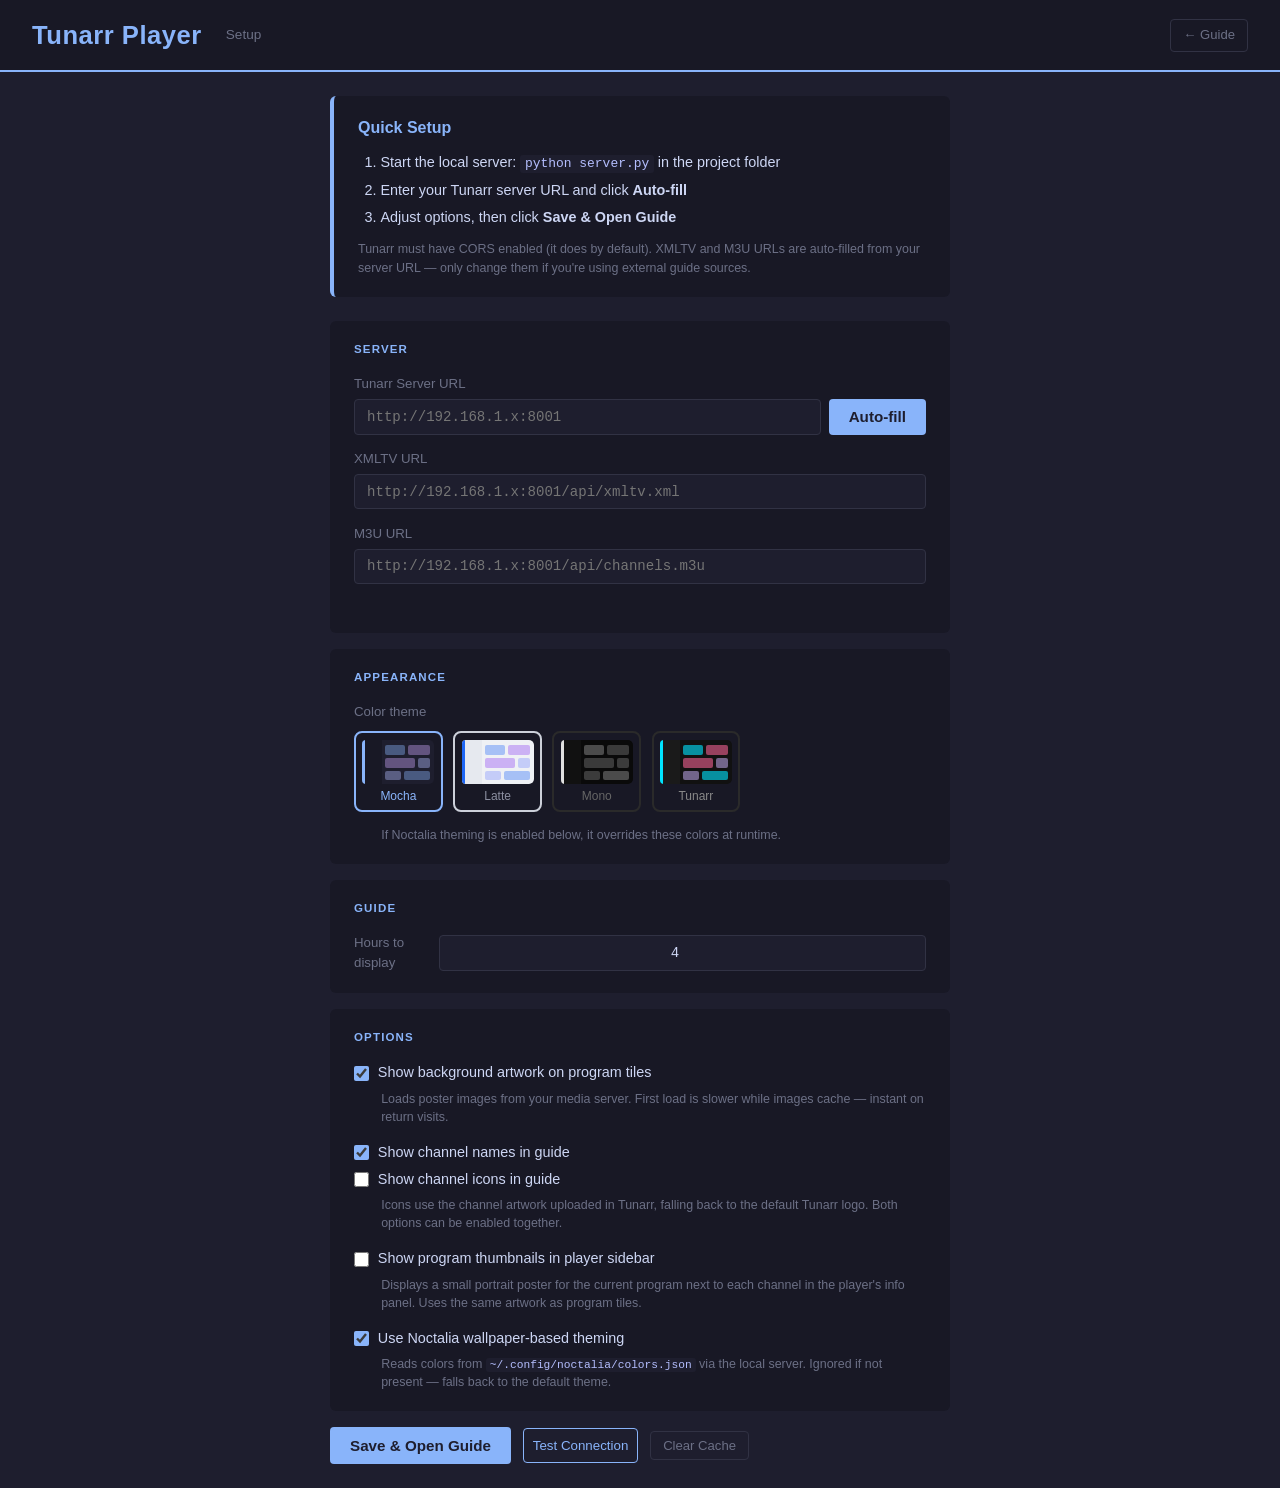
<file: config.html>
<!DOCTYPE html>
<html lang="en">
<head>
    <meta charset="UTF-8">
    <meta name="viewport" content="width=device-width, initial-scale=1.0">
    <title>Tunarr Player — Setup</title>
    <link rel="stylesheet" href="css/style.css">
    <link rel="stylesheet" href="css/dark.css">
    <link rel="icon" type="image/svg+xml" href="/favicon.svg">
    <link rel="manifest" href="/manifest.json">
    <link rel="apple-touch-icon" href="/icons/apple-touch-icon.png">
    <meta name="apple-mobile-web-app-capable" content="yes">
    <meta name="mobile-web-app-capable" content="yes">
    <meta name="apple-mobile-web-app-status-bar-style" content="black-translucent">
    <meta name="apple-mobile-web-app-title" content="Tunarr">
    <meta name="theme-color" id="theme-color-meta" content="#1e1e2e">
    <script>(function(){
        var THEME_BG = {mocha:'#1e1e2e', latte:'#eff1f5', mono:'#0a0a0a', tunarr:'#111111'};
        var c = JSON.parse(localStorage.getItem('tunarr_config') || '{}');
        var theme = c.colorTheme || 'mocha';
        if (c.colorTheme) document.documentElement.setAttribute('data-theme', c.colorTheme);
        var meta = document.getElementById('theme-color-meta');
        if (meta && THEME_BG[theme]) meta.setAttribute('content', THEME_BG[theme]);
    })()</script>
    <script>if ('serviceWorker' in navigator) navigator.serviceWorker.register('/sw.js').catch(() => {});</script>
</head>
<body>
    <header>
        <h1>Tunarr Player</h1>
        <div class="time-display">Setup</div>
        <nav class="header-nav">
            <a href="index.html" class="nav-btn">← Guide</a>
        </nav>
    </header>

    <main>
        <div class="config-wrap">

            <div class="config-intro">
                <h2>Quick Setup</h2>
                <ol>
                    <li>Start the local server: <code>python server.py</code> in the project folder</li>
                    <li>Enter your Tunarr server URL and click <strong>Auto-fill</strong></li>
                    <li>Adjust options, then click <strong>Save &amp; Open Guide</strong></li>
                </ol>
                <p class="hint" style="margin-top:0.75rem; padding-left:0">
                    Tunarr must have CORS enabled (it does by default). XMLTV and M3U URLs
                    are auto-filled from your server URL — only change them if you're using
                    external guide sources.
                </p>
            </div>

            <form id="config-form">

                <section class="config-section">
                    <h3>Server</h3>
                    <div class="field-row">
                        <label for="server-url">Tunarr Server URL</label>
                        <div class="input-group">
                            <input type="text" id="server-url"
                                placeholder="http://192.168.1.x:8001" spellcheck="false">
                            <button type="button" id="auto-fill-btn" class="reload-btn">Auto-fill</button>
                        </div>
                    </div>
                    <div class="field-row">
                        <label for="xmltv-url">XMLTV URL</label>
                        <input type="text" id="xmltv-url"
                            placeholder="http://192.168.1.x:8001/api/xmltv.xml" spellcheck="false">
                    </div>
                    <div class="field-row">
                        <label for="m3u-url">M3U URL</label>
                        <input type="text" id="m3u-url"
                            placeholder="http://192.168.1.x:8001/api/channels.m3u" spellcheck="false">
                    </div>
                    <div id="connection-status" class="connection-status"></div>
                </section>

                <section class="config-section">
                    <h3>Appearance</h3>
                    <div class="field-row">
                        <label>Color theme</label>
                        <div class="theme-picker">

                            <button type="button" class="theme-btn" data-theme="mocha">
                                <svg width="72" height="44" viewBox="0 0 72 44" xmlns="http://www.w3.org/2000/svg">
                                    <rect width="72" height="44" rx="5" fill="#1e1e2e"/>
                                    <rect x="0" y="0" width="20" height="44" fill="#181825"/>
                                    <rect x="0" y="0" width="3" height="44" fill="#89b4fa"/>
                                    <rect x="23" y="5"  width="20" height="10" rx="2" fill="#89b4fa" fill-opacity="0.4"/>
                                    <rect x="46" y="5"  width="22" height="10" rx="2" fill="#cba6f7" fill-opacity="0.4"/>
                                    <rect x="23" y="18" width="30" height="10" rx="2" fill="#cba6f7" fill-opacity="0.4"/>
                                    <rect x="56" y="18" width="12" height="10" rx="2" fill="#b4befe" fill-opacity="0.4"/>
                                    <rect x="23" y="31" width="16" height="9"  rx="2" fill="#b4befe" fill-opacity="0.4"/>
                                    <rect x="42" y="31" width="26" height="9"  rx="2" fill="#89b4fa" fill-opacity="0.4"/>
                                </svg>
                                <span>Mocha</span>
                            </button>

                            <button type="button" class="theme-btn" data-theme="latte">
                                <svg width="72" height="44" viewBox="0 0 72 44" xmlns="http://www.w3.org/2000/svg">
                                    <rect width="72" height="44" rx="5" fill="#eff1f5"/>
                                    <rect x="0" y="0" width="20" height="44" fill="#e6e9ef"/>
                                    <rect x="0" y="0" width="3" height="44" fill="#1e66f5"/>
                                    <rect x="23" y="5"  width="20" height="10" rx="2" fill="#1e66f5" fill-opacity="0.35"/>
                                    <rect x="46" y="5"  width="22" height="10" rx="2" fill="#8839ef" fill-opacity="0.35"/>
                                    <rect x="23" y="18" width="30" height="10" rx="2" fill="#8839ef" fill-opacity="0.35"/>
                                    <rect x="56" y="18" width="12" height="10" rx="2" fill="#7287fd" fill-opacity="0.35"/>
                                    <rect x="23" y="31" width="16" height="9"  rx="2" fill="#7287fd" fill-opacity="0.35"/>
                                    <rect x="42" y="31" width="26" height="9"  rx="2" fill="#1e66f5" fill-opacity="0.35"/>
                                </svg>
                                <span>Latte</span>
                            </button>

                            <button type="button" class="theme-btn" data-theme="mono">
                                <svg width="72" height="44" viewBox="0 0 72 44" xmlns="http://www.w3.org/2000/svg">
                                    <rect width="72" height="44" rx="5" fill="#0a0a0a"/>
                                    <rect x="0" y="0" width="20" height="44" fill="#111111"/>
                                    <rect x="0" y="0" width="3" height="44" fill="#e0e0e0"/>
                                    <rect x="23" y="5"  width="20" height="10" rx="2" fill="#e0e0e0" fill-opacity="0.3"/>
                                    <rect x="46" y="5"  width="22" height="10" rx="2" fill="#aaaaaa" fill-opacity="0.3"/>
                                    <rect x="23" y="18" width="30" height="10" rx="2" fill="#aaaaaa" fill-opacity="0.3"/>
                                    <rect x="56" y="18" width="12" height="10" rx="2" fill="#ffffff" fill-opacity="0.2"/>
                                    <rect x="23" y="31" width="16" height="9"  rx="2" fill="#ffffff" fill-opacity="0.2"/>
                                    <rect x="42" y="31" width="26" height="9"  rx="2" fill="#e0e0e0" fill-opacity="0.3"/>
                                </svg>
                                <span>Mono</span>
                            </button>

                            <button type="button" class="theme-btn" data-theme="tunarr">
                                <svg width="72" height="44" viewBox="0 0 72 44" xmlns="http://www.w3.org/2000/svg">
                                    <rect width="72" height="44" rx="5" fill="#111111"/>
                                    <rect x="0" y="0" width="20" height="44" fill="#1a1a1a"/>
                                    <rect x="0" y="0" width="3" height="44" fill="#00e5ff"/>
                                    <rect x="23" y="5"  width="20" height="10" rx="2" fill="#00e5ff" fill-opacity="0.6"/>
                                    <rect x="46" y="5"  width="22" height="10" rx="2" fill="#f06292" fill-opacity="0.6"/>
                                    <rect x="23" y="18" width="30" height="10" rx="2" fill="#f06292" fill-opacity="0.6"/>
                                    <rect x="56" y="18" width="12" height="10" rx="2" fill="#b39ddb" fill-opacity="0.6"/>
                                    <rect x="23" y="31" width="16" height="9"  rx="2" fill="#b39ddb" fill-opacity="0.6"/>
                                    <rect x="42" y="31" width="26" height="9"  rx="2" fill="#00e5ff" fill-opacity="0.6"/>
                                </svg>
                                <span>Tunarr</span>
                            </button>

                        </div>
                    </div>
                    <p class="hint">
                        If Noctalia theming is enabled below, it overrides these colors at runtime.
                    </p>
                </section>

                <section class="config-section">
                    <h3>Guide</h3>
                    <div class="field-row field-row--inline">
                        <label for="guide-hours">Hours to display</label>
                        <input type="number" id="guide-hours" min="1" max="12" value="4">
                    </div>
                </section>

                <section class="config-section">
                    <h3>Options</h3>
                    <label class="checkbox-label">
                        <input type="checkbox" id="show-bg-images" checked>
                        <span>Show background artwork on program tiles</span>
                    </label>
                    <p class="hint">
                        Loads poster images from your media server. First load is slower while
                        images cache — instant on return visits.
                    </p>
                    <label class="checkbox-label">
                        <input type="checkbox" id="show-channel-names" checked>
                        <span>Show channel names in guide</span>
                    </label>
                    <label class="checkbox-label">
                        <input type="checkbox" id="show-channel-icons">
                        <span>Show channel icons in guide</span>
                    </label>
                    <p class="hint">
                        Icons use the channel artwork uploaded in Tunarr, falling back to the
                        default Tunarr logo. Both options can be enabled together.
                    </p>
                    <label class="checkbox-label">
                        <input type="checkbox" id="show-sidebar-posters">
                        <span>Show program thumbnails in player sidebar</span>
                    </label>
                    <p class="hint">
                        Displays a small portrait poster for the current program next to each
                        channel in the player's info panel. Uses the same artwork as program tiles.
                    </p>
                    <label class="checkbox-label">
                        <input type="checkbox" id="noctalia-theme" checked>
                        <span>Use Noctalia wallpaper-based theming</span>
                    </label>
                    <p class="hint">
                        Reads colors from <code>~/.config/noctalia/colors.json</code> via the
                        local server. Ignored if not present — falls back to the default theme.
                    </p>
                </section>

                <div class="config-actions">
                    <button type="submit" class="reload-btn">Save &amp; Open Guide</button>
                    <button type="button" id="test-btn" class="pip-btn">Test Connection</button>
                    <button type="button" id="clear-cache-btn" class="nav-btn">Clear Cache</button>
                </div>

            </form>
        </div>
    </main>

    <script src="js/utils.js"></script>
    <script src="js/config.js"></script>
</body>
</html>
</file>
<file: css/style.css>
* { margin: 0; padding: 0; box-sizing: border-box; }

body {
    font-family: -apple-system, BlinkMacSystemFont, 'Segoe UI', Roboto, Ubuntu, Cantarell, sans-serif;
    line-height: 1.5;
}

/* ── Header ──────────────────────────────────────────────────────────────────*/

header {
    padding: 1rem 2rem;
    border-bottom: 2px solid var(--accent-primary);
    display: flex;
    align-items: center;
    gap: 1.5rem;
}

header h1 {
    font-size: 1.6rem;
    color: var(--accent-primary);
    letter-spacing: 0.02em;
}

.time-display { font-size: 0.85rem; color: var(--text-secondary); }

.header-nav {
    margin-left: auto;
    display: flex;
    gap: 0.5rem;
    align-items: center;
}

.nav-btn {
    padding: 0.35rem 0.75rem;
    background: transparent;
    color: var(--text-secondary);
    border: 1px solid var(--border-color);
    border-radius: 4px;
    font-size: 0.82rem;
    font-family: inherit;
    cursor: pointer;
    text-decoration: none;
    display: inline-flex;
    align-items: center;
    gap: 0.3rem;
    transition: border-color 0.15s, color 0.15s;
    white-space: nowrap;
}

.nav-btn:hover {
    border-color: var(--accent-primary);
    color: var(--accent-primary);
}

.player-header { display: flex; align-items: center; gap: 1rem; width: 100%; }
.spacer        { flex: 1; }

/* ── Layout ──────────────────────────────────────────────────────────────────*/

main             { padding: 1.5rem 2rem; }
main.guide-main  { padding: 0.4rem 2rem 0; }


/* ── Guide wrapper ───────────────────────────────────────────────────────────*/

.guide-wrapper { display: flex; flex-direction: column; position: relative; }

/* Sticky time ruler row */
.guide-time-row {
    display: flex;
    height: 38px;
    position: sticky;
    top: 0;
    z-index: 10;
    background: var(--bg-primary);
    border-bottom: 1px solid var(--border-color);
}

.channel-label-spacer {
    flex: 0 0 150px;
    border-right: 1px solid var(--border-color);
}

.time-ruler {
    flex: 1;
    position: relative;
    overflow: visible;
}

.time-marker {
    position: absolute;
    top: 50%;
    transform: translateY(-50%);
    font-size: 0.72rem;
    color: var(--text-secondary);
    white-space: nowrap;
    padding-left: 0.3rem;
    pointer-events: none;
}

.current-time-bubble {
    position: absolute;
    top: 50%;
    transform: translate(-50%, -50%);
    background: var(--accent-primary);
    color: var(--accent-on-primary);
    font-size: 0.7rem;
    font-weight: 700;
    padding: 0.18rem 0.45rem;
    border-radius: 3px;
    white-space: nowrap;
    z-index: 2;
    pointer-events: none;
}

/* Channel rows container */
.guide-rows {
    position: relative;
}

#guide-container {
    position: relative;
}

/* Subtle vertical lines at each time interval */
.guide-grid-line {
    position: absolute;
    top: 0;
    bottom: 0;
    width: 1px;
    background: var(--border-color);
    opacity: 0.5;
    z-index: 1;
    pointer-events: none;
}

/* Vertical current-time indicator */
.current-time-line {
    position: absolute;
    top: 0;
    bottom: 0;
    width: 2px;
    background: var(--accent-primary);
    opacity: 0.8;
    z-index: 6;
    pointer-events: none;
}

/* ── Guide rows ──────────────────────────────────────────────────────────────*/

.guide-row {
    display: flex;
    border-bottom: 1px solid var(--border-color);
    height: 76px;
}

.channel-label {
    flex: 0 0 150px;
    padding: 0.75rem 1rem;
    border-right: 1px solid var(--border-color);
    border-left: 2px solid var(--channel-accent, var(--accent-primary));
    font-weight: 600;
    cursor: pointer;
    transition: background 0.15s, border-left-color 0.15s, box-shadow 0.15s, color 0.15s;
    font-size: 0.88rem;
    color: var(--channel-accent, var(--accent-primary));
    display: flex;
    align-items: center;
    gap: 0.45rem;
    overflow: hidden;
    position: relative;
    z-index: 2;
    background: var(--bg-secondary);
}

.channel-label--has-icon {
    padding: 0.3rem 0.5rem;
}

.channel-label--icon-only {
    justify-content: center;
    padding: 0.2rem 0.35rem;
}

.channel-name {
    flex: 1;
    min-width: 0;
    overflow: hidden;
    display: -webkit-box;
    -webkit-line-clamp: 2;
    -webkit-box-orient: vertical;
    white-space: normal;
    line-height: 1.25;
}

.channel-icon-wrap {
    flex: 0 0 auto;
    display: flex;
    align-items: center;
    justify-content: center;
}

.channel-icon-wrap .channel-icon {
    display: block;
    height: 36px;
    width: 36px;
    object-fit: contain;
}

.channel-label--icon-only .channel-icon-wrap .channel-icon {
    height: 46px;
    width: 110px;
}

.channel-label:hover {
    background: color-mix(in srgb, var(--channel-accent, var(--accent-primary)) 14%, var(--bg-secondary));
    box-shadow: 2px 0 8px var(--shadow);
}

.guide-row.active-channel .channel-label {
    border-left-width: 3px;
    background: color-mix(in srgb, var(--channel-accent, var(--accent-primary)) 20%, var(--bg-secondary));
}

.timeline {
    flex: 1;
    position: relative;
    overflow: hidden;
    background: var(--bg-primary);
}

/* ── Program boxes ───────────────────────────────────────────────────────────*/

.program-box {
    position: absolute;
    top: 0;
    bottom: 0;
    padding: 0.35rem 0.55rem;
    background: var(--program-bg);
    border-top: 1px solid var(--border-color);
    border-bottom: 1px solid var(--border-color);
    border-right: 1px solid var(--border-color);
    border-left: 3px solid var(--channel-accent, var(--border-color));
    border-radius: 0;
    cursor: pointer;
    transition: background 0.15s;
    overflow: hidden;
    box-sizing: border-box;
    z-index: 2;
}

.program-bg-image {
    position: absolute;
    inset: -10px;
    background-size: cover;
    background-position: center;
    filter: blur(8px);
    opacity: 0.18;
    z-index: 0;
    pointer-events: none;
}

.program-title,
.program-time {
    position: relative;
    z-index: 1;
}

.program-box:hover {
    background: var(--program-hover-bg);
}

.program-box.now-playing {
    border-left-width: 5px;
    background: color-mix(in srgb, var(--channel-accent, var(--accent-primary)) 16%, var(--program-bg));
}

.program-title {
    font-weight: 600;
    font-size: 0.9rem;
    margin-bottom: 0.2rem;
    overflow: hidden;
    text-overflow: ellipsis;
    white-space: nowrap;
    color: var(--text-primary);
}

.program-time {
    font-size: 0.75rem;
    color: var(--text-secondary);
}

/* ── Global tooltip (fixed, escapes overflow containers) ─────────────────────*/

#global-tooltip {
    position: fixed;
    z-index: 9999;
    display: none;
    pointer-events: none;
    background: var(--tooltip-bg);
    color: var(--tooltip-text);
    border: 1px solid var(--accent-primary);
    border-radius: 8px;
    padding: 1rem;
    min-width: 270px;
    max-width: 360px;
    box-shadow: 0 8px 32px var(--shadow);
    font-size: 0.88rem;
    line-height: 1.45;
}

#global-tooltip h3 {
    color: var(--accent-primary);
    font-size: 1rem;
    margin-bottom: 0.35rem;
}

.tip-channel {
    font-size: 0.75rem;
    color: var(--accent-tertiary);
    margin-bottom: 0.35rem;
    text-transform: uppercase;
    letter-spacing: 0.05em;
}

#global-tooltip img {
    width: 100%;
    max-height: 150px;
    object-fit: cover;
    border-radius: 4px;
    margin-bottom: 0.5rem;
}

#global-tooltip p {
    color: var(--text-secondary);
    margin-bottom: 0.5rem;
}

.tip-meta {
    display: flex;
    gap: 0.75rem;
    flex-wrap: wrap;
    font-size: 0.78rem;
    color: var(--text-secondary);
    border-top: 1px solid var(--border-color);
    padding-top: 0.4rem;
    margin-top: 0.4rem;
}

.tip-upnext {
    border-top: 1px solid var(--border-color);
    padding-top: 0.45rem;
    margin-top: 0.45rem;
}

.tip-upnext-label {
    display: block;
    font-size: 0.62rem;
    text-transform: uppercase;
    letter-spacing: 0.08em;
    font-weight: 700;
    color: var(--text-secondary);
    opacity: 0.65;
    margin-bottom: 0.2rem;
}

.tip-upnext-title {
    font-size: 0.88rem;
    font-weight: 600;
    color: var(--text-primary);
}

.tip-upnext-time {
    font-size: 0.78rem;
    color: var(--text-secondary);
    margin-left: 0.4rem;
}

/* ── Player page ─────────────────────────────────────────────────────────────*/

/* Full-viewport flex column: topbar natural height, main fills rest and scrolls */
body.player-page {
    height: 100dvh;
    display: flex;
    flex-direction: column;
    overflow: hidden;
}

body.player-page main {
    flex: 1;
    min-height: 0;
    overflow-y: auto;
    padding: 0.75rem 2rem;
}

body.player-page .player-section {
    height: 100%;
    margin-bottom: 0;
}

body.player-page .video-wrapper {
    height: 100%;
    margin-bottom: 0;
}

.player-topbar {
    display: flex;
    align-items: center;
    gap: 1rem;
    padding: 0.55rem 2rem;
    background: var(--bg-secondary);
    border-bottom: 1px solid var(--border-color);
}

.topbar-info {
    flex: 1;
    display: flex;
    align-items: center;
    gap: 0.5rem;
    overflow: hidden;
    min-width: 0;
}

.topbar-channel {
    font-weight: 700;
    font-size: 0.95rem;
    color: var(--accent-primary);
    white-space: nowrap;
}

.topbar-sep {
    color: var(--text-secondary);
    flex-shrink: 0;
}

.topbar-program {
    color: var(--text-secondary);
    font-size: 0.88rem;
    overflow: hidden;
    text-overflow: ellipsis;
    white-space: nowrap;
}

.topbar-next-sep {
    color: var(--text-secondary);
    opacity: 0.5;
    flex-shrink: 0;
}

.topbar-next {
    color: var(--text-secondary);
    font-size: 0.82rem;
    opacity: 0.75;
    white-space: nowrap;
    overflow: hidden;
    text-overflow: ellipsis;
}

.topbar-actions {
    display: flex;
    gap: 0.5rem;
    flex-shrink: 0;
}

.topbar-reload-btn {
    display: inline-flex;
    align-items: center;
    justify-content: center;
    padding: 0.55rem;
    background: #2a2a2a;
    color: #e8e8e8;
    border: 1px solid #444;
    border-radius: 4px;
    font-family: inherit;
    cursor: pointer;
    transition: background 0.15s;
}

.topbar-reload-btn:hover { background: #383838; }

.back-button {
    display: inline-flex;
    align-items: center;
    justify-content: center;
    padding: 0.55rem;
    background: var(--button-bg);
    color: var(--button-text);
    text-decoration: none;
    border-radius: 4px;
    transition: background 0.15s;
}

.back-button:hover { background: var(--button-hover-bg); color: var(--accent-on-primary); }

.player-section { margin-bottom: 0.5rem; }

.video-wrapper {
    position: relative;
    background: #000;
    border-radius: 8px;
    overflow: hidden;
    margin-bottom: 0.75rem;
    /* Natural 16:9 height, but never taller than viewport minus topbar+padding */
    height: min(calc((100vw - 4rem) * 0.5625), calc(100vh - 8rem));
    border: 1px solid var(--border-color);
}

.sleep-overlay {
    position: absolute;
    inset: 0;
    display: flex;
    flex-direction: column;
    align-items: center;
    justify-content: center;
    gap: 0.9rem;
    background: rgba(0, 0, 0, 0.78);
    color: #fff;
    font-size: 1rem;
    text-align: center;
    z-index: 10;
}

.sleep-overlay button {
    padding: 0.6rem 1.4rem;
    background: var(--button-bg);
    color: var(--button-text);
    border: none;
    border-radius: 4px;
    font-weight: 600;
    font-size: 0.95rem;
    cursor: pointer;
    transition: background 0.15s;
}

.sleep-overlay button:hover { background: var(--button-hover-bg); }

video { width: 100%; height: 100%; display: block; }

.player-controls {
    display: flex;
    align-items: center;
    gap: 1rem;
    padding: 0.75rem 1rem;
    background: var(--controls-bg);
    border-radius: 4px;
    border: 1px solid var(--border-color);
}

.reload-btn {
    padding: 0.6rem 1.25rem;
    background: var(--button-bg);
    color: var(--button-text);
    border: none;
    border-radius: 4px;
    font-size: 0.95rem;
    font-weight: 600;
    cursor: pointer;
    transition: background 0.15s, transform 0.1s;
    white-space: nowrap;
    display: inline-flex;
    align-items: center;
    gap: 0.4rem;
}

.reload-btn:hover:not(:disabled) { background: var(--button-hover-bg); transform: scale(1.04); }
.reload-btn:disabled              { opacity: 0.55; cursor: not-allowed; }

.pip-btn {
    display: inline-flex;
    align-items: center;
    justify-content: center;
    padding: 0.55rem;
    background: transparent;
    color: var(--accent-primary);
    border: 1.5px solid var(--accent-primary);
    border-radius: 4px;
    cursor: pointer;
    transition: background 0.15s, color 0.15s, transform 0.1s;
    touch-action: manipulation;
}

.pip-btn svg { display: block; }

.pip-btn:hover       { background: var(--accent-primary); color: var(--accent-on-primary); transform: scale(1.04); }
.pip-btn.pip-active  { background: var(--accent-primary); color: var(--accent-on-primary); }

/* ── Sleep timer ──────────────────────────────────────────────────────────────*/

.sleep-timer {
    display: flex;
    align-items: center;
    flex-shrink: 0;
}

.sleep-timer-toggle {
    display: inline-flex;
    align-items: center;
    justify-content: center;
    padding: 0.55rem;
    background: transparent;
    color: var(--accent-primary);
    border: 1.5px solid var(--accent-primary);
    border-radius: 4px;
    cursor: pointer;
    transition: background 0.15s, color 0.15s, transform 0.1s;
    flex-shrink: 0;
    touch-action: manipulation;
}

.sleep-timer-toggle svg { display: block; }

.sleep-timer-toggle:hover  { background: var(--accent-primary); color: var(--accent-on-primary); transform: scale(1.04); }
.sleep-timer-toggle.active { background: var(--accent-primary); color: var(--accent-on-primary); }

.sleep-timer-options {
    display: flex;
    align-items: center;
    gap: 0.35rem;
    max-width: 0;
    overflow: hidden;
    opacity: 0;
    transition: max-width 0.25s ease, opacity 0.2s ease, margin-left 0.25s ease;
}

.sleep-timer.expanded .sleep-timer-options {
    max-width: 220px;
    opacity: 1;
    margin-left: 0.5rem;
}

.sleep-timer-opt {
    padding: 0.5rem 0.65rem;
    background: transparent;
    color: var(--accent-primary);
    border: 1.5px solid var(--accent-primary);
    border-radius: 4px;
    font-size: 0.82rem;
    font-weight: 600;
    font-family: inherit;
    cursor: pointer;
    white-space: nowrap;
    transition: background 0.15s, color 0.15s;
    touch-action: manipulation;
}

.sleep-timer-opt:hover  { background: var(--accent-primary); color: var(--accent-on-primary); }
.sleep-timer-opt.active { background: var(--accent-primary); color: var(--accent-on-primary); }

.stream-info     { flex: 1; padding: 0 0.5rem; min-width: 0; }
#current-program { font-size: 0.92rem; color: var(--accent-secondary); font-weight: 500;
                   white-space: nowrap; overflow: hidden; text-overflow: ellipsis; }

.guide-section {
    border-top: 1px solid var(--border-color);
    padding-top: 1.5rem;
}

.guide-section h2 {
    margin-bottom: 1rem;
    font-size: 1.1rem;
    color: var(--accent-secondary);
    letter-spacing: 0.03em;
}

/* ── Error ───────────────────────────────────────────────────────────────────*/

.error {
    padding: 2rem;
    background: var(--error-bg);
    color: var(--error-text);
    border: 1px solid var(--error-text);
    border-radius: 8px;
    text-align: center;
    font-size: 1rem;
}

/* ── Desktop info panel ──────────────────────────────────────────────────────*/

@media (min-width: 601px) {
    body.player-page {
        --panel-w: 300px;
    }

    body.player-page.panel-collapsed {
        --panel-w: 0px;
    }

    body.player-page main {
        display: flex;
        flex-direction: row;
        padding: 0;
        overflow: hidden;
    }

    body.player-page .player-section {
        flex: 1;
        min-width: 0;
        display: flex;
        align-items: center;
        justify-content: center;
        padding: 0.75rem;
    }

    /* Override global height formula to account for panel width */
    body.player-page .video-wrapper {
        height: min(
            calc((100vw - var(--panel-w) - 1.5rem) * 0.5625),
            calc(100dvh - 5rem)
        );
        width: 100%;
        margin-bottom: 0;
        transition: height 0.25s ease;
    }

    body.player-page .guide-section {
        display: none;
    }

    /* Panel container — outer clips overflow during width transition */
    .info-panel {
        width: var(--panel-w);
        flex-shrink: 0;
        overflow: hidden;
        border-left: 1px solid var(--border-color);
        background: var(--bg-secondary);
        display: flex;
        flex-direction: column;
        transition: width 0.25s ease;
    }

    /* Inner fixed-width wrapper so content doesn't squish during transition */
    .info-panel-inner {
        width: 300px;
        flex: 1;
        min-height: 0;
        display: flex;
        flex-direction: column;
        overflow: hidden;
    }

    /* Now Playing / Up Next sections */
    .info-section {
        flex-shrink: 0;
        padding: 0.9rem 1rem;
        border-bottom: 1px solid var(--border-color);
    }

    .info-section:empty {
        display: none;
    }

    .info-label {
        font-size: 0.62rem;
        text-transform: uppercase;
        letter-spacing: 0.1em;
        font-weight: 700;
        color: var(--text-secondary);
        margin-bottom: 0.6rem;
    }

    /* Side-by-side now-playing layout */
    .info-now-layout {
        display: flex;
        gap: 0.65rem;
        align-items: flex-start;
    }

    .info-poster {
        width: 76px;
        aspect-ratio: 2 / 3;
        object-fit: cover;
        border-radius: 4px;
        flex-shrink: 0;
        background: var(--bg-primary);
        display: block;
    }

    .info-now-text {
        flex: 1;
        min-width: 0;
    }

    .info-prog-title {
        font-size: 0.88rem;
        font-weight: 700;
        color: var(--text-primary);
        line-height: 1.3;
        margin-bottom: 0.2rem;
        /* allow wrapping so long titles don't get cut off */
        display: -webkit-box;
        -webkit-line-clamp: 3;
        -webkit-box-orient: vertical;
        overflow: hidden;
    }

    .info-prog-time {
        font-size: 0.72rem;
        color: var(--text-secondary);
        margin-bottom: 0.45rem;
    }

    .info-progress {
        height: 3px;
        background: var(--border-color);
        border-radius: 2px;
        overflow: hidden;
        margin-bottom: 0.3rem;
    }

    .info-progress-fill {
        height: 100%;
        background: var(--accent-primary);
        border-radius: 2px;
        transition: width 1s linear;
    }

    .info-mins-left {
        font-size: 0.7rem;
        color: var(--accent-primary);
    }

    /* Up Next — single inline row inside the now-playing card */
    .info-upnext-row {
        display: flex;
        flex-direction: column;
        gap: 0.1rem;
        margin-top: 0.45rem;
        min-width: 0;
    }

    .info-upnext-label {
        font-size: 0.58rem;
        text-transform: uppercase;
        letter-spacing: 0.08em;
        font-weight: 700;
        color: var(--text-secondary);
        opacity: 0.65;
        white-space: nowrap;
        flex-shrink: 0;
    }

    .info-upnext-title {
        font-size: 0.75rem;
        font-weight: 400;
        color: var(--text-secondary);
        white-space: nowrap;
        overflow: hidden;
        text-overflow: ellipsis;
        min-width: 0;
    }

    /* Channel list — fills remaining panel height and scrolls */
    .info-channels {
        flex: 1;
        min-height: 0;
        overflow-y: auto;
        display: flex;
        flex-direction: column;
    }

    .info-channels-label {
        font-size: 0.62rem;
        text-transform: uppercase;
        letter-spacing: 0.1em;
        font-weight: 700;
        color: var(--text-secondary);
        padding: 0.75rem 1rem 0.5rem;
        border-bottom: 1px solid var(--border-color);
        flex-shrink: 0;
        position: sticky;
        top: 0;
        background: var(--bg-secondary);
        z-index: 1;
    }

    .info-channel-item {
        display: flex;
        align-items: center;
        gap: 0.6rem;
        padding: 0.22rem 0.75rem 0.22rem 0.3rem;
        border-bottom: 1px solid var(--border-color);
        border-left: 2px solid transparent;
        cursor: pointer;
        transition: background 0.12s, border-left-color 0.12s;
        flex-shrink: 0;
    }

    .info-channel-item:last-child {
        border-bottom: none;
    }

    .info-channel-item:hover {
        background: var(--program-hover-bg);
        border-left-color: var(--channel-accent, var(--accent-tertiary));
    }

    .info-channel-item.active {
        border-left-color: var(--channel-accent, var(--accent-tertiary));
        background: color-mix(in srgb, var(--channel-accent, var(--accent-tertiary)) 16%, var(--bg-secondary));
        cursor: default;
    }

    .info-ch-icon-wrap {
        flex-shrink: 0;
        width: 28px;
        height: 28px;
        display: flex;
        align-items: center;
        justify-content: center;
    }

    .info-ch-icon {
        width: 28px;
        height: 28px;
        object-fit: contain;
        border-radius: 3px;
    }

    .info-ch-initial {
        width: 28px;
        height: 28px;
        border-radius: 4px;
        background: var(--border-color);
        color: var(--text-secondary);
        font-size: 0.72rem;
        font-weight: 700;
        display: flex;
        align-items: center;
        justify-content: center;
    }

    .info-ch-details {
        flex: 1;
        min-width: 0;
    }

    .info-ch-name {
        font-size: 0.72rem;
        font-weight: 400;
        color: var(--text-secondary);
        white-space: nowrap;
        overflow: hidden;
        text-overflow: ellipsis;
    }

    .info-ch-prog {
        font-size: 0.82rem;
        font-weight: 600;
        color: var(--channel-accent, var(--accent-primary));
        white-space: nowrap;
        overflow: hidden;
        text-overflow: ellipsis;
        margin-top: 0.1rem;
    }

    .info-ch-thumb {
        width: 34px;
        aspect-ratio: 2 / 3;
        object-fit: cover;
        border-radius: 3px;
        flex-shrink: 0;
        background: var(--bg-primary);
    }

    .info-ch-progress {
        height: 2px;
        background: var(--border-color);
        border-radius: 1px;
        overflow: hidden;
        margin-top: 0.3rem;
    }

    .info-ch-progress-fill {
        height: 100%;
        background: var(--channel-accent, var(--accent-primary));
        border-radius: 1px;
        opacity: 0.7;
    }

    .info-channel-item.active .info-ch-progress-fill {
        opacity: 1;
    }

    /* Default SVG icon inside the panel icon wrap */
    .info-ch-icon-wrap svg {
        width: 24px;
        height: 24px;
        display: block;
    }

    /* Panel toggle button */
    .panel-toggle-btn {
        display: inline-flex;
        align-items: center;
        justify-content: center;
        padding: 0.4rem;
        background: transparent;
        color: var(--text-secondary);
        border: 1px solid var(--border-color);
        border-radius: 4px;
        cursor: pointer;
        transition: border-color 0.15s, color 0.15s;
    }

    .panel-toggle-btn svg {
        width: 20px;
        height: 20px;
        display: block;
        fill: currentColor;
    }

    .panel-toggle-btn:hover {
        border-color: var(--accent-primary);
        color: var(--accent-primary);
    }
}

/* ── Tablet ───────────────────────────────────────────────────────────────────*/

@media (max-width: 768px) {
    .channel-label-spacer { flex: 0 0 90px; }
    .channel-label        { flex: 0 0 90px; font-size: 0.82rem; }
    #global-tooltip       { min-width: 220px; max-width: 280px; }
}

/* ── Mobile — guide rows become vertical cards ───────────────────────────────*/

@media (max-width: 600px) {
    header {
        padding: 0.65rem 0.9rem;
        gap: 0.65rem;
    }
    header h1 { font-size: 1.15rem; }
    .header-nav { display: none; }

    /* Hide time ruler and indicator on mobile */
    .guide-time-row     { display: none; }
    .current-time-line  { display: none !important; }
    .guide-grid-line    { display: none; }
    .program-bg-image   { display: none !important; }

    /* ---- Guide rows become flush vertical strips ---- */
    .guide-row {
        flex-direction: column;
        height: auto;
        border: none;
        border-bottom: 1px solid var(--border-color);
        border-radius: 0;
        overflow: hidden;
        margin-bottom: 0;
    }

    .guide-row:last-child { border-bottom: none; }

    .channel-label {
        flex: none;
        width: 100%;
        border-right: none;
        border-bottom: 1px solid var(--border-color);
        border-left-width: 4px;
        padding: 0.55rem 0.9rem;
        font-size: 0.95rem;
        background: var(--bg-secondary);
    }

    .channel-label--has-icon { padding: 0.35rem 0.6rem; }
    .channel-label--icon-only { padding: 0.25rem 0.5rem; }

    .channel-label--icon-only .channel-icon-wrap .channel-icon {
        height: 40px;
        width: 80px;
    }

    /* Reset timeline to vertical static flow */
    .timeline {
        position: static;
        height: auto;
        display: flex;
        flex-direction: column;
        overflow-x: hidden;
        background: transparent;
    }

    /* Reset program boxes to static full-width items */
    .program-box {
        position: static !important;
        width: 100% !important;
        left: auto !important;
        top: auto !important;
        bottom: auto !important;
        border-radius: 0;
        border: none;
        border-bottom: 1px solid var(--border-color);
        padding: 0;
        display: block;
    }

    .program-box:last-child  { border-bottom: none; }
    .program-box.now-playing { border-left: 3px solid var(--channel-accent, var(--accent-primary)); }

    .program-title {
        white-space: normal;
        font-size: 0.92rem;
        margin-bottom: 0.2rem;
    }

    .program-time {
        white-space: nowrap;
        font-size: 0.75rem;
        flex-shrink: 0;
    }

    .mobile-program-card { cursor: pointer; }

    .mobile-prog-main {
        padding: 0.6rem 0.9rem 0.45rem;
    }

    .mobile-prog-meta {
        display: flex;
        justify-content: space-between;
        align-items: center;
        gap: 0.5rem;
        margin-bottom: 0.45rem;
    }

    .mobile-time-left {
        font-size: 0.72rem;
        color: var(--accent-primary);
        white-space: nowrap;
        flex-shrink: 0;
    }

    .mobile-progress-bar {
        height: 3px;
        background: var(--border-color);
        border-radius: 2px;
        overflow: hidden;
    }

    .mobile-progress-fill {
        height: 100%;
        background: var(--accent-primary);
        border-radius: 2px;
        transition: width 1s linear;
    }

    .mobile-next {
        padding: 0.35rem 0.9rem;
        font-size: 0.75rem;
        color: var(--text-secondary);
        background: var(--bg-secondary);
        border-top: 1px solid var(--border-color);
    }

    .mobile-next span {
        color: var(--text-primary);
    }

    .info-panel        { display: none; }
    .panel-toggle-btn  { display: none; }

    /* ---- Player page layout ---- */
    main, main.guide-main { padding: 0; }

    /* Video stays pinned (inherits the base flex-column/100dvh/overflow:hidden
       shell); only the guide list below it scrolls, instead of the whole page
       scrolling the video out of view. */
    body.player-page main {
        display: flex;
        flex-direction: column;
        overflow: hidden;
        padding: 0;
    }

    body.player-page .player-section {
        flex: 0 0 auto;
        height: auto;
    }

    body.player-page .video-wrapper { height: calc(100vw * 0.5625); flex-shrink: 0; }

    body.player-page .guide-section {
        flex: 1;
        min-height: 0;
        overflow-y: auto;
        -webkit-overflow-scrolling: touch;
    }

    .player-section { margin-bottom: 0; }

    .video-wrapper {
        border-radius: 0;
        border-left: none;
        border-right: none;
        border-top: none;
        margin-bottom: 0;
    }

    /* ---- Player topbar ---- */
    .player-topbar {
        padding: 0.55rem 0.9rem;
        gap: 0.6rem;
    }

    .topbar-sep,
    .topbar-program,
    .topbar-next-sep,
    .topbar-next { display: none; }

    .topbar-channel { font-size: 1rem; }

    .back-button { padding: 0.45rem; }

    .pip-btn, .topbar-reload-btn {
        padding: 0.45rem;
        touch-action: manipulation;
    }

    .sleep-timer-toggle { padding: 0.45rem; }
    .sleep-timer-opt    { padding: 0.4rem 0.55rem; font-size: 0.78rem; }

    /* ---- Guide section ---- */
    .guide-section { padding-top: 0; }
}

/* ── Phone landscape (player page): collapse chrome, video fills the screen ──*/

@media (orientation: landscape) and (max-height: 500px) {
    body.player-page {
        display: block;
        height: 100vh;
        overflow: hidden;
    }

    body.player-page main {
        display: block;
        padding: 0;
        height: 100vh;
    }

    body.player-page .player-section {
        display: block;
        height: 100vh;
        padding: 0;
    }

    body.player-page .video-wrapper {
        height: 100vh;
        width: 100vw;
        border: none;
        border-radius: 0;
        margin: 0;
    }

    body.player-page .info-panel,
    body.player-page .guide-section,
    body.player-page .panel-toggle-btn { display: none; }

    /* Float the topbar over the video instead of reserving its own row */
    body.player-page .player-topbar {
        position: fixed;
        top: 0; left: 0; right: 0;
        z-index: 20;
        padding: 0.3rem 0.6rem;
        background: linear-gradient(to bottom, rgba(0,0,0,0.6), transparent);
        border-bottom: none;
    }

    body.player-page .topbar-sep,
    body.player-page .topbar-program,
    body.player-page .topbar-next-sep,
    body.player-page .topbar-next { display: none; }

    body.player-page .topbar-channel { font-size: 0.8rem; }

    body.player-page .back-button,
    body.player-page .pip-btn,
    body.player-page .topbar-reload-btn {
        padding: 0.3rem;
    }

    body.player-page .sleep-timer-toggle { padding: 0.3rem; }
    body.player-page .sleep-timer-opt    { padding: 0.3rem 0.5rem; font-size: 0.72rem; }
}

/* ── Config page ─────────────────────────────────────────────────────────────*/

.config-wrap {
    max-width: 620px;
    margin: 0 auto;
}

.config-intro {
    padding: 1.25rem 1.5rem;
    background: var(--bg-secondary);
    border-left: 4px solid var(--accent-primary);
    border-radius: 6px;
    margin-bottom: 1.5rem;
}

.config-intro h2 {
    font-size: 1rem;
    color: var(--accent-primary);
    margin-bottom: 0.75rem;
}

.config-intro ol {
    padding-left: 1.4rem;
    display: flex;
    flex-direction: column;
    gap: 0.35rem;
    font-size: 0.9rem;
}

.config-section {
    background: var(--bg-secondary);
    border-radius: 6px;
    padding: 1.25rem 1.5rem;
    margin-bottom: 1rem;
}

.config-section h3 {
    font-size: 0.72rem;
    text-transform: uppercase;
    letter-spacing: 0.1em;
    color: var(--accent-primary);
    margin-bottom: 1rem;
}

.field-row {
    display: flex;
    flex-direction: column;
    gap: 0.3rem;
    margin-bottom: 0.9rem;
}

.field-row:last-child { margin-bottom: 0; }

.field-row--inline {
    flex-direction: row;
    align-items: center;
    justify-content: space-between;
}

.field-row--inline input { width: 80px; text-align: center; }

.field-row label {
    font-size: 0.83rem;
    color: var(--text-secondary);
}

.field-row input[type="text"],
.field-row input[type="number"] {
    width: 100%;
    padding: 0.55rem 0.75rem;
    background: var(--bg-primary);
    border: 1px solid var(--border-color);
    border-radius: 4px;
    color: var(--text-primary);
    font-size: 0.88rem;
    font-family: monospace;
    transition: border-color 0.15s;
}

.field-row input:focus {
    outline: none;
    border-color: var(--accent-primary);
}

.input-group { display: flex; gap: 0.5rem; }
.input-group input { flex: 1; }

.checkbox-label {
    display: flex;
    align-items: flex-start;
    gap: 0.55rem;
    cursor: pointer;
    margin-bottom: 0.35rem;
    font-size: 0.9rem;
}

.checkbox-label input[type="checkbox"] {
    margin-top: 0.2rem;
    accent-color: var(--accent-primary);
    width: 15px;
    height: 15px;
    flex-shrink: 0;
    cursor: pointer;
}

.hint {
    font-size: 0.78rem;
    color: var(--text-secondary);
    line-height: 1.45;
    margin-bottom: 1rem;
    padding-left: 1.7rem;
}

/* ── Theme picker ────────────────────────────────────────────────────────────*/

.theme-picker {
    display: flex;
    gap: 0.65rem;
    flex-wrap: wrap;
    margin-top: 0.25rem;
}

.theme-btn {
    display: flex;
    flex-direction: column;
    align-items: center;
    gap: 0.35rem;
    padding: 0.4rem;
    border: 2px solid var(--border-color);
    border-radius: 8px;
    background: transparent;
    cursor: pointer;
    font-size: 0.75rem;
    font-family: inherit;
    color: var(--text-secondary);
    transition: border-color 0.15s, color 0.15s;
}

.theme-btn:hover {
    border-color: var(--accent-secondary);
    color: var(--text-primary);
}

.theme-btn.active {
    border-color: var(--accent-primary);
    color: var(--accent-primary);
}

.theme-btn svg {
    border-radius: 4px;
    display: block;
}

.hint:last-child { margin-bottom: 0; }

.hint code, .config-intro code {
    background: var(--bg-primary);
    padding: 0.1em 0.35em;
    border-radius: 3px;
    font-size: 0.9em;
    color: var(--accent-tertiary);
}

.config-actions {
    display: flex;
    gap: 0.75rem;
    align-items: center;
    flex-wrap: wrap;
    margin-top: 0.5rem;
}

.connection-status {
    font-size: 0.83rem;
    margin-top: 0.6rem;
    min-height: 1.1em;
    color: var(--text-secondary);
}

.connection-status.ok    { color: #6dcc6d; }
.connection-status.error { color: var(--error-text); }


/* ── Player topbar: unified icon buttons ──────────────────────────────────────
   One quiet ghost style for every action; accent colour only signals state
   (PiP on, sleep timer armed). Shuffle | playback tools | layout toggle.     */

body.player-page .topbar-actions { align-items: center; gap: 0.25rem; }

body.player-page .topbar-actions .icon-btn {
    display: inline-flex;
    align-items: center;
    justify-content: center;
    width: 36px;
    height: 36px;
    padding: 0;
    background: transparent;
    color: var(--text-secondary);
    border: none;
    border-radius: 8px;
    cursor: pointer;
    transform: none;
    transition: background 0.15s, color 0.15s;
    touch-action: manipulation;
}

body.player-page .topbar-actions .icon-btn svg { width: 18px; height: 18px; display: block; }

body.player-page .topbar-actions .icon-btn:hover {
    background: color-mix(in srgb, var(--text-primary) 10%, transparent);
    color: var(--text-primary);
}

body.player-page .topbar-actions .icon-btn:active { background: color-mix(in srgb, var(--text-primary) 16%, transparent); }

body.player-page .topbar-actions .icon-btn:focus-visible {
    outline: 2px solid var(--accent-primary);
    outline-offset: 1px;
}

body.player-page .topbar-actions .icon-btn.pip-active,
body.player-page .topbar-actions .icon-btn.active {
    background: color-mix(in srgb, var(--accent-primary) 18%, transparent);
    color: var(--accent-primary);
}

body.player-page .topbar-actions .icon-btn:disabled { opacity: 0.45; cursor: default; }

body.player-page .topbar-divider {
    width: 1px;
    height: 20px;
    margin: 0 0.35rem;
    background: var(--border-color);
    flex-shrink: 0;
}

/* Sleep timer presets: small pills that match the ghost style */
body.player-page .sleep-timer-opt {
    color: var(--text-secondary);
    border: 1px solid var(--border-color);
    border-radius: 999px;
    padding: 0.3rem 0.6rem;
    font-size: 0.78rem;
}
body.player-page .sleep-timer-opt:hover  { color: var(--text-primary); background: color-mix(in srgb, var(--text-primary) 10%, transparent); }
body.player-page .sleep-timer-opt.active { color: var(--accent-on-primary); background: var(--accent-primary); border-color: var(--accent-primary); }

/* Panel toggle is hidden at phone widths, so is its divider */
@media (max-width: 600px) {
    body.player-page .topbar-divider-panel { display: none; }
}

@media (orientation: landscape) and (max-height: 500px) {
    body.player-page .topbar-actions .icon-btn { width: 30px; height: 30px; color: #fff; }
    body.player-page .topbar-divider { background: rgba(255,255,255,0.3); }
    body.player-page .topbar-divider-panel { display: none; }
}
</file>
<file: css/dark.css>
/* Catppuccin Mocha — default theme, overridden at runtime by applyNoctaliaColors() */
:root {
    --bg-primary:             #1e1e2e;
    --bg-secondary:           #181825;
    --text-primary:           #cdd6f4;
    --text-secondary:         #6c7086;
    --border-color:           #313244;

    --program-bg:             #181825;
    --program-hover-bg:       rgba(137,180,250,0.08);
    --current-program-bg:     rgba(137,180,250,0.12);
    --current-program-border: #89b4fa;

    --button-bg:              #89b4fa;
    --button-hover-bg:        #b4befe;
    --button-text:            #1e1e2e;

    --controls-bg:            #1e1e2e;
    --tooltip-bg:             #181825;
    --tooltip-text:           #cdd6f4;

    --shadow:                 rgba(0,0,0,0.85);
    --error-bg:               rgba(243,139,168,0.15);
    --error-text:             #f38ba8;

    --accent-primary:         #89b4fa;
    --accent-secondary:       #cba6f7;
    --accent-tertiary:        #b4befe;
    --accent-on-primary:      #1e1e2e;

    /* Per-channel identity colors — Catppuccin Mocha accents */
    --ch1:  #f5e0dc; --ch2:  #f5c2e7; --ch3:  #cba6f7; --ch4:  #f38ba8;
    --ch5:  #fab387; --ch6:  #f9e2af; --ch7:  #a6e3a1; --ch8:  #94e2d5;
    --ch9:  #89dceb; --ch10: #74c7ec; --ch11: #89b4fa; --ch12: #b4befe;
}

body    { background: var(--bg-primary);   color: var(--text-primary); }
header  { background: var(--bg-secondary); }
a       { color: var(--accent-primary); }
a:hover { color: var(--accent-tertiary); }

/* ── Catppuccin Latte ────────────────────────────────────────────────────────*/
[data-theme="latte"] {
    --bg-primary:             #eff1f5;
    --bg-secondary:           #e6e9ef;
    --text-primary:           #4c4f69;
    --text-secondary:         #8c8fa1;
    --border-color:           #ccd0da;

    --program-bg:             #dce0e8;
    --program-hover-bg:       rgba(30,102,245,0.08);
    --current-program-bg:     rgba(30,102,245,0.10);
    --current-program-border: #1e66f5;

    --button-bg:              #1e66f5;
    --button-hover-bg:        #7287fd;
    --button-text:            #eff1f5;

    --controls-bg:            #eff1f5;
    --tooltip-bg:             #dce0e8;
    --tooltip-text:           #4c4f69;

    --shadow:                 rgba(76,79,105,0.25);
    --error-bg:               rgba(210,15,57,0.10);
    --error-text:             #d20f39;

    --accent-primary:         #1e66f5;
    --accent-secondary:       #8839ef;
    --accent-tertiary:        #7287fd;
    --accent-on-primary:      #eff1f5;

    /* Per-channel identity colors — Catppuccin Latte accents */
    --ch1:  #dc8a78; --ch2:  #ea76cb; --ch3:  #8839ef; --ch4:  #d20f39;
    --ch5:  #fe640b; --ch6:  #df8e1d; --ch7:  #40a02b; --ch8:  #179299;
    --ch9:  #04a5e5; --ch10: #209fb5; --ch11: #1e66f5; --ch12: #7287fd;
}

/* ── Monochrome ──────────────────────────────────────────────────────────────*/
[data-theme="mono"] {
    --bg-primary:             #0a0a0a;
    --bg-secondary:           #111111;
    --text-primary:           #e8e8e8;
    --text-secondary:         #666666;
    --border-color:           #2a2a2a;

    --program-bg:             #111111;
    --program-hover-bg:       rgba(255,255,255,0.05);
    --current-program-bg:     rgba(255,255,255,0.08);
    --current-program-border: #888888;

    --button-bg:              #e0e0e0;
    --button-hover-bg:        #ffffff;
    --button-text:            #0a0a0a;

    --controls-bg:            #0a0a0a;
    --tooltip-bg:             #111111;
    --tooltip-text:           #e8e8e8;

    --shadow:                 rgba(0,0,0,0.95);
    --error-bg:               rgba(255,80,80,0.10);
    --error-text:             #ff5555;

    --accent-primary:         #e0e0e0;
    --accent-secondary:       #aaaaaa;
    --accent-tertiary:        #ffffff;
    --accent-on-primary:      #0a0a0a;

    /* Per-channel identity colors — low-saturation to stay near-monochrome */
    --ch1:  hsl(0,   18%, 72%); --ch2:  hsl(30,  18%, 72%);
    --ch3:  hsl(55,  16%, 70%); --ch4:  hsl(90,  16%, 68%);
    --ch5:  hsl(140, 16%, 68%); --ch6:  hsl(170, 18%, 68%);
    --ch7:  hsl(195, 20%, 72%); --ch8:  hsl(215, 22%, 74%);
    --ch9:  hsl(250, 18%, 76%); --ch10: hsl(280, 16%, 74%);
    --ch11: hsl(315, 16%, 74%); --ch12: hsl(345, 18%, 74%);
}

/* ── Tunarr ──────────────────────────────────────────────────────────────────*/
[data-theme="tunarr"] {
    --bg-primary:             #111111;
    --bg-secondary:           #1a1a1a;
    --text-primary:           #ffffff;
    --text-secondary:         #888888;
    --border-color:           #2a2a2a;

    --program-bg:             #1a1a1a;
    --program-hover-bg:       rgba(0,229,255,0.08);
    --current-program-bg:     rgba(0,229,255,0.12);
    --current-program-border: #00e5ff;

    --button-bg:              #00e5ff;
    --button-hover-bg:        #40efff;
    --button-text:            #111111;

    --controls-bg:            #111111;
    --tooltip-bg:             #1a1a1a;
    --tooltip-text:           #ffffff;

    --shadow:                 rgba(0,0,0,0.95);
    --error-bg:               rgba(240,98,146,0.15);
    --error-text:             #f06292;

    --accent-primary:         #00e5ff;
    --accent-secondary:       #f06292;
    --accent-tertiary:        #b39ddb;
    --accent-on-primary:      #111111;

    /* Per-channel identity colors */
    --ch1:  #00e5ff; --ch2:  #f06292; --ch3:  #b39ddb; --ch4:  #ff8a65;
    --ch5:  #ffd54f; --ch6:  #aed581; --ch7:  #4db6ac; --ch8:  #4fc3f7;
    --ch9:  #7986cb; --ch10: #ba68c8; --ch11: #ef5350; --ch12: #a1887f;
}
</file>
